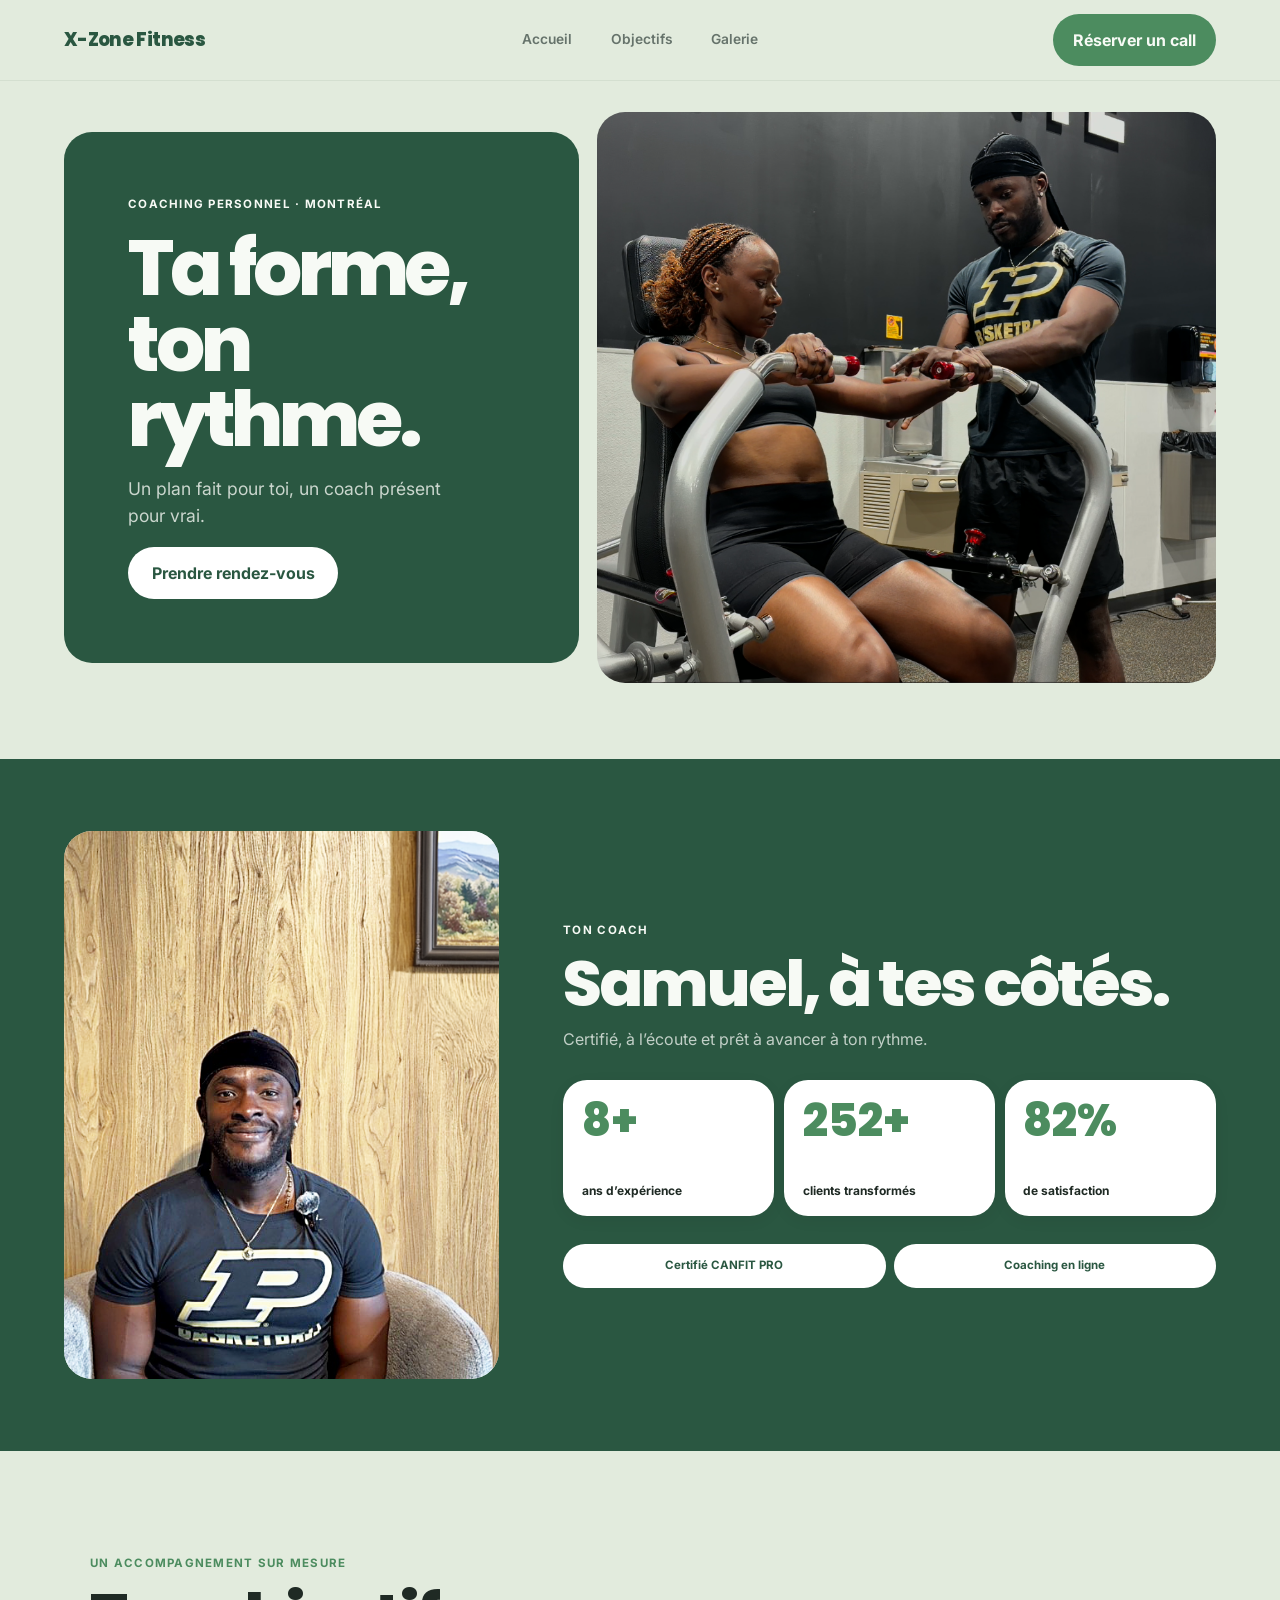
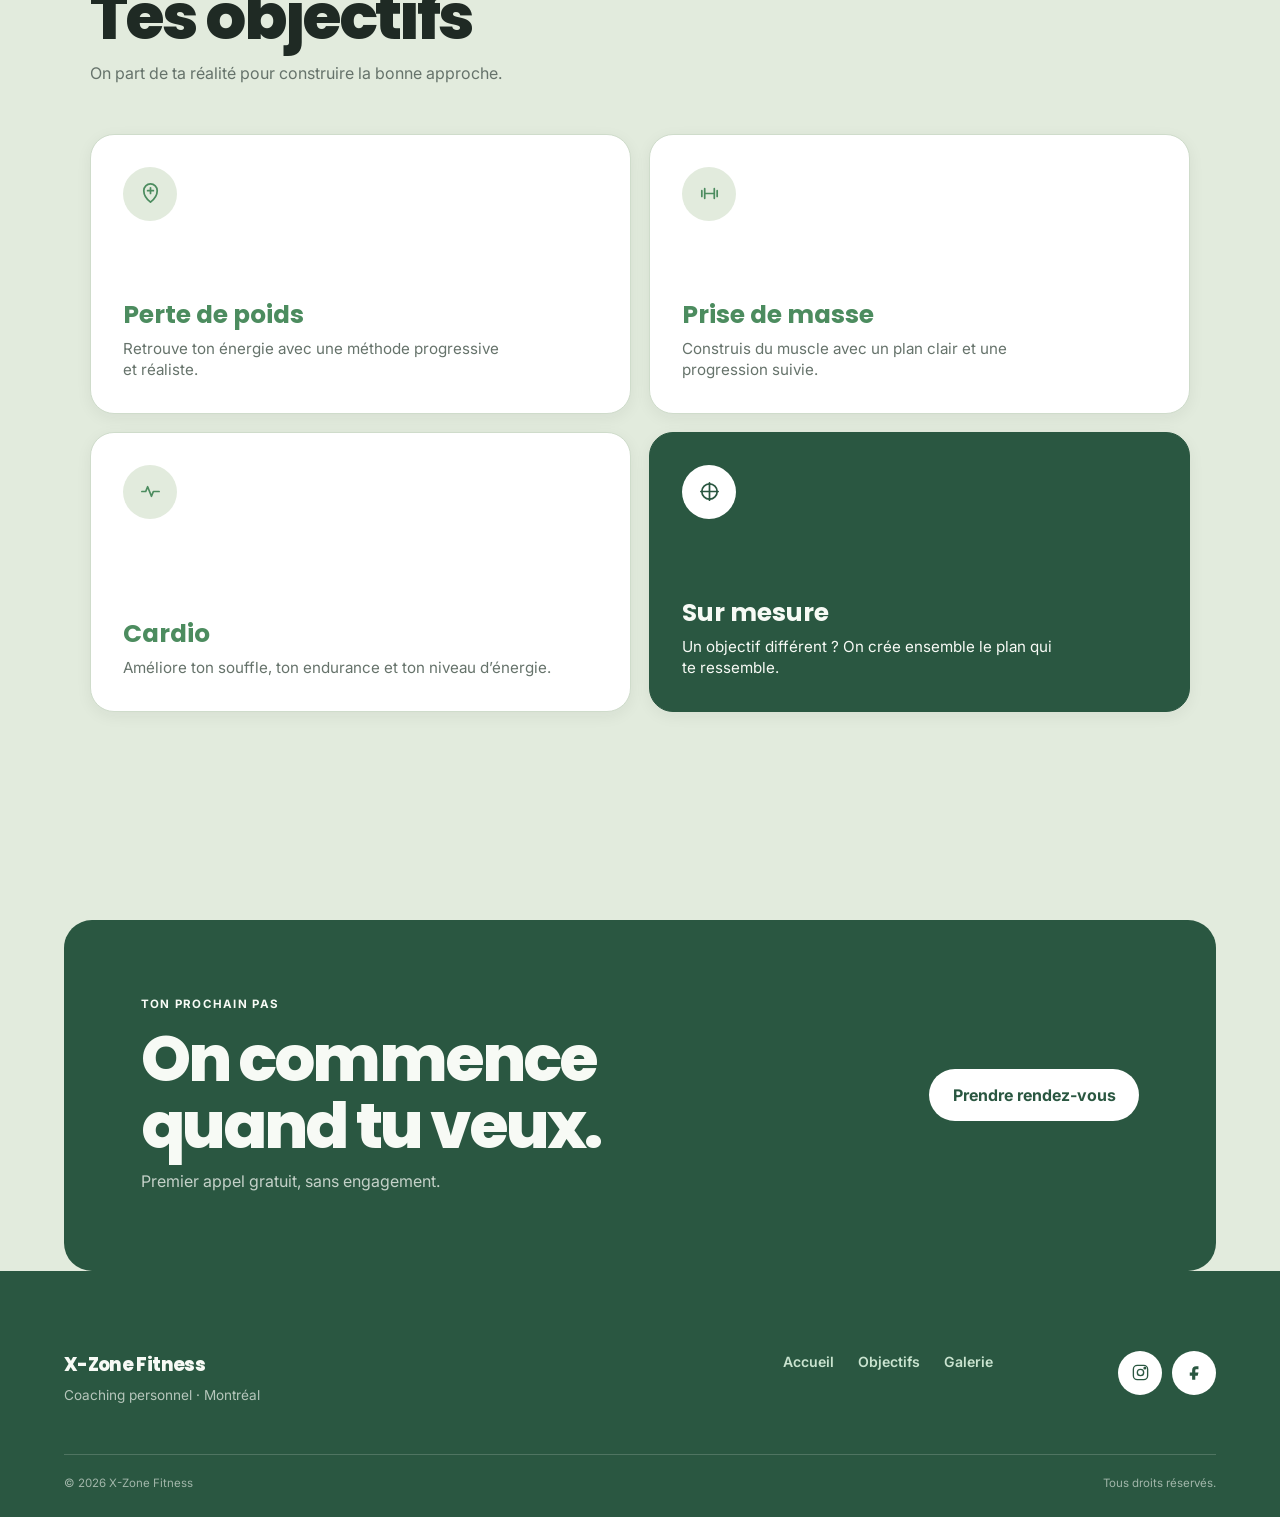
<file: index.html>
<!DOCTYPE html>
<html lang="fr">
<head>
  <meta charset="UTF-8">
  <meta name="viewport" content="width=device-width, initial-scale=1.0">
  <link rel="icon" href="data:,">
  <title>X-Zone Fitness | Coaching personnel à Montréal</title>
  <meta name="description" content="Atteins tes objectifs avec Samuel, coach personnel certifié à Montréal. Un accompagnement humain, clair et adapté à ton rythme.">
  <link rel="canonical" href="https://xzonefitness.ca/">
  <meta property="og:title" content="X-Zone Fitness | Coaching personnel à Montréal">
  <meta property="og:description" content="Ta forme, ton rythme. Coaching personnel avec Samuel à Montréal.">
  <meta property="og:image" content="images/Accueil.png">
  <meta property="og:url" content="https://xzonefitness.ca/">
  <meta property="og:type" content="website">
  <link rel="preconnect" href="https://fonts.googleapis.com">
  <link rel="preconnect" href="https://fonts.gstatic.com" crossorigin>
  <link href="https://fonts.googleapis.com/css2?family=Inter:wght@400;500;600;700&family=Poppins:wght@600;700;800&display=swap" rel="stylesheet">
  <link rel="stylesheet" href="css/home.css">
  <style>
    /* --- Hero : barre CTA sticky (mobile uniquement) --- */
    .hero-sticky-cta {
      position: fixed;
      left: 0;
      right: 0;
      bottom: 0;
      z-index: 1500;
      display: none;
      padding: 10px 14px calc(10px + env(safe-area-inset-bottom));
      background: rgba(13, 26, 15, 0.94);
      border-top: 1px solid rgba(134, 239, 172, 0.18);
      transform: translateY(120%);
      opacity: 0;
      visibility: hidden;
      pointer-events: none;
      transition: transform 0.32s ease, opacity 0.32s ease, visibility 0.32s ease;
    }

    .hero-sticky-cta-button {
      display: flex;
      align-items: center;
      justify-content: center;
      width: 100%;
      min-height: 52px; /* zone tactile >= 44px */
      border: 0;
      border-radius: 999px;
      font: inherit;
      font-weight: 700;
      color: #0d1a0f;
      background: #22c55e;
      cursor: pointer;
      transition: background-color 0.2s ease;
    }

    .hero-sticky-cta-button:hover,
    .hero-sticky-cta-button:focus-visible {
      background: #16a34a;
    }

    /* La barre n'existe que sur mobile ; sur desktop le CTA du hero reste visible. */
    @media (max-width: 767px) {
      .hero-sticky-cta {
        display: block;
      }

      .hero-sticky-cta.is-visible {
        transform: translateY(0);
        opacity: 1;
        visibility: visible;
        pointer-events: auto;
      }
    }

    /* --- Hero : animation d'entrée (tag + titre + copy), désactivée si reduced-motion --- */
    @media (prefers-reduced-motion: no-preference) {
      #accueil .hero-copy > * {
        opacity: 0;
        transform: translateY(18px);
        animation: heroEnter 520ms cubic-bezier(0.22, 1, 0.36, 1) forwards;
      }
      #accueil .hero-copy > *:nth-child(1) { animation-delay: 60ms; }
      #accueil .hero-copy > *:nth-child(2) { animation-delay: 140ms; }
      #accueil .hero-copy > *:nth-child(3) { animation-delay: 220ms; }
      #accueil .hero-copy > *:nth-child(4) { animation-delay: 300ms; }
    }

    @keyframes heroEnter {
      to {
        opacity: 1;
        transform: translateY(0);
      }
    }

    /* --- Bio Samuel : micro-interaction sur les badges --- */
    .coach-pills span {
      transition: transform 0.2s ease, background-color 0.2s ease;
    }
    .coach-pills span:hover,
    .coach-pills span:active {
      transform: scale(1.03);
      background-color: rgba(134, 239, 172, 0.16); /* #86EFAC faible opacité */
    }

    /* --- Objectifs : cartes cliquables (curseur, focus clavier, lift) --- */
    .objective-card {
      cursor: pointer;
      transition: transform 0.2s ease, box-shadow 0.2s ease;
    }
    .objective-card:hover,
    .objective-card:active {
      transform: translateY(-4px);
      box-shadow: 0 14px 30px rgba(13, 26, 15, 0.22); /* ombre teintée vert foncé #0D1A0F */
    }
    .objective-card:focus-visible {
      outline: 3px solid #22c55e;
      outline-offset: 3px;
    }

    @media (prefers-reduced-motion: reduce) {
      .hero-sticky-cta { transition: none; }
      .coach-pills span,
      .objective-card { transition: none; }
    }

    /* --- Objectifs : ouverture "flip" (clone agrandi au-dessus d'un backdrop) --- */
    .objective-details { display: none; }

    .objective-backdrop {
      position: fixed;
      inset: 0;
      z-index: 1900;
      background: #0d1a0f; /* fond imposé */
      opacity: 0;
      transition: opacity 0.42s ease;
    }
    .objective-backdrop.is-open { opacity: 0.72; }

    .objective-clone {
      position: fixed;
      z-index: 2000;
      perspective: 1400px;
      transform-origin: center center;
    }
    .objective-clone-inner {
      position: relative;
      display: grid;
      width: 100%;
      transform-origin: center center;
      transform-style: preserve-3d;
      will-change: transform;
    }
    .objective-face {
      display: flex;
      flex-direction: column;
      align-items: flex-start;
      grid-area: 1 / 1;
      padding: 1.6rem;
      border: 1px solid var(--color-card-border);
      border-radius: var(--radius-card);
      background: var(--color-card);
      box-shadow: 0 24px 60px rgba(13, 26, 15, 0.35);
      backface-visibility: hidden;
      -webkit-backface-visibility: hidden;
    }
    .objective-face-back { transform: rotateY(180deg); }

    .objective-face-featured {
      color: var(--color-text-light);
      background: var(--color-green-deep);
      border-color: var(--color-green-deep);
    }
    .objective-face-featured .objective-icon {
      color: var(--color-green-deep);
      background: var(--color-card);
    }
    .objective-face h3 {
      margin-top: 0.9rem;
      color: var(--color-cta);
      font-size: 1.4rem;
      font-weight: 700;
      line-height: 1.15;
    }
    .objective-face p {
      margin-top: 0.6rem;
      color: var(--color-text-soft);
      font-size: 0.9rem;
      line-height: 1.4;
    }
    .objective-face-featured h3,
    .objective-face-featured p { color: var(--color-text-light); }

    .objective-details-list {
      margin: 0.6rem 0 0;
      padding-left: 1.1rem;
      display: grid;
      gap: 0.55rem;
    }
    .objective-details-list li {
      color: var(--color-text-soft);
      font-size: 0.9rem;
      line-height: 1.4;
    }
    .objective-face-featured .objective-details-list li { color: var(--color-text-light); }

    .objective-close {
      position: absolute;
      top: 10px;
      right: 10px;
      width: 44px;   /* zone tactile >= 44px */
      height: 44px;
      display: inline-flex;
      align-items: center;
      justify-content: center;
      border: 0;
      border-radius: 50%;
      background: rgba(13, 26, 15, 0.08);
      color: inherit;
      cursor: pointer;
      z-index: 2;
    }
    .objective-face-featured .objective-close { background: rgba(247, 250, 245, 0.16); }
    .objective-close svg {
      width: 22px; height: 22px;
      fill: none; stroke: currentColor; stroke-width: 2; stroke-linecap: round;
    }
    .objective-close:focus-visible { outline: 3px solid #22c55e; outline-offset: 2px; }

    /* Transition du flip : uniquement si l'utilisateur l'autorise */
    @media (prefers-reduced-motion: no-preference) {
      .objective-clone-inner {
        transition: transform 0.46s cubic-bezier(0.22, 1, 0.36, 1);
      }
    }
  </style>
</head>
<body>
  <header class="site-header">
    <nav class="site-nav" aria-label="Navigation principale">
      <a class="brand" href="#accueil" aria-label="X-Zone Fitness — Accueil">X-Zone Fitness</a>

      <div class="desktop-nav">
        <a href="#accueil">Accueil</a>
        <a href="#objectifs">Objectifs</a>
        <a href="galerie.html">Galerie</a>
      </div>

      <button class="nav-cta" type="button" data-contact-trigger>Réserver un call</button>
      <button class="menu-toggle" id="menu-toggle" type="button" aria-label="Ouvrir le menu" aria-expanded="false" aria-controls="mobile-menu">
        <span></span><span></span><span></span>
      </button>
    </nav>
  </header>

  <div class="mobile-menu" id="mobile-menu" aria-hidden="true">
    <div class="mobile-menu-top">
      <span class="brand">X-Zone Fitness</span>
      <button class="menu-close" type="button" aria-label="Fermer le menu">
        <svg viewBox="0 0 24 24" aria-hidden="true"><path d="M6 6l12 12M18 6 6 18"/></svg>
      </button>
    </div>
    <nav class="mobile-menu-links" aria-label="Navigation mobile">
      <a href="#accueil">Accueil</a>
      <a href="#objectifs">Objectifs</a>
      <a href="galerie.html">Galerie</a>
      <button type="button" data-contact-trigger>Réserver un call</button>
    </nav>
  </div>

  <main>
    <section class="hero" id="accueil" aria-labelledby="hero-title">
      <div class="hero-layout">
        <div class="hero-copy">
          <span class="eyebrow">Coaching personnel · Montréal</span>
          <h1 id="hero-title">Ta forme,<br>ton rythme.</h1>
          <p>Un plan fait pour toi, un coach présent pour vrai.</p>
          <button class="button button-light" type="button" data-contact-trigger>Prendre rendez-vous</button>
        </div>
        <div class="hero-photo">
          <img src="images/Accueil.png" alt="Samuel accompagne une cliente pendant son entraînement" width="1749" height="824" fetchpriority="high">
        </div>
      </div>
    </section>

    <section class="coach" id="coach" aria-labelledby="coach-title">
      <div class="coach-layout">
        <div class="coach-photo">
          <img src="images/portrait_samuel.png" alt="Samuel, coach personnel X-Zone Fitness" width="1206" height="661" loading="lazy">
        </div>
        <div class="coach-content">
          <header class="section-heading section-heading-light">
            <span class="eyebrow">Ton coach</span>
            <h2 id="coach-title">Samuel, à tes côtés.</h2>
            <p>Certifié, à l’écoute et prêt à avancer à ton rythme.</p>
          </header>

          <div class="coach-stats" aria-label="Expérience de Samuel">
            <article class="stat-card">
              <strong>10+</strong>
              <span>ans d’expérience</span>
            </article>
            <article class="stat-card">
              <strong>300+</strong>
              <span>clients transformés</span>
            </article>
            <article class="stat-card stat-card-desktop">
              <strong>98%</strong>
              <span>de satisfaction</span>
            </article>
          </div>

          <div class="coach-pills" aria-label="Certifications et expertises">
            <span>Certifié CANFIT PRO</span>
            <span>Coaching en ligne</span>
          </div>
        </div>
      </div>
    </section>

    <section class="objectives" id="objectifs" aria-labelledby="objectives-title">
      <div class="section-container">
        <header class="section-heading">
          <span class="eyebrow">Un accompagnement sur mesure</span>
          <h2 id="objectives-title">Tes objectifs</h2>
          <p>On part de ta réalité pour construire la bonne approche.</p>
        </header>

        <div class="objectives-grid">
          <article class="objective-card" role="button" tabindex="0" data-objectif="perte" aria-label="Perte de poids — voir le détail du programme">
            <span class="objective-icon" aria-hidden="true">
              <svg viewBox="0 0 24 24"><path d="M12 21c4-3.2 7-7 7-12a7 7 0 0 0-14 0c0 5 3 8.8 7 12Z"/><path d="M9 9h6M12 6v6"/></svg>
            </span>
            <h3>Perte de poids</h3>
            <p>Retrouve ton énergie avec une méthode progressive et réaliste.</p>
            <div class="objective-details" hidden>
              <ul>
                <li>Bilan de départ : habitudes, contraintes, historique</li>
                <li>Plan d’entraînement progressif, adapté à ton rythme</li>
                <li>Suivi de ta progression semaine après semaine</li>
                <li>Ajustements réguliers selon tes résultats</li>
              </ul>
            </div>
          </article>

          <article class="objective-card" role="button" tabindex="0" data-objectif="masse" aria-label="Prise de masse — voir le détail du programme">
            <span class="objective-icon" aria-hidden="true">
              <svg viewBox="0 0 24 24"><path d="M4 9v6M7 7v10M17 7v10M20 9v6M7 12h10"/></svg>
            </span>
            <h3>Prise de masse</h3>
            <p>Construis du muscle avec un plan clair et une progression suivie.</p>
            <div class="objective-details" hidden>
              <ul>
                <li>Programme structuré, adapté à ton niveau</li>
                <li>Suivi des charges et de la progression</li>
                <li>Suivi rapproché pour ajuster l’intensité au fil du temps</li>
                <li>Ajustements selon ta récupération</li>
              </ul>
            </div>
          </article>

          <article class="objective-card" role="button" tabindex="0" data-objectif="cardio" aria-label="Cardio — voir le détail du programme">
            <span class="objective-icon" aria-hidden="true">
              <svg viewBox="0 0 24 24"><path d="M3 12h4l2-5 4 10 2-5h6"/></svg>
            </span>
            <h3>Cardio</h3>
            <p>Améliore ton souffle, ton endurance et ton niveau d’énergie.</p>
            <div class="objective-details" hidden>
              <ul>
                <li>Travail progressif de l’endurance (intervalles, continu, mixte)</li>
                <li>Adapté à ton point de départ, sans surenchère</li>
                <li>Suivi de ta récupération</li>
                <li>Objectif : plus de souffle, plus d’énergie au quotidien</li>
              </ul>
            </div>
          </article>

          <article class="objective-card objective-card-featured" role="button" tabindex="0" data-objectif="sur-mesure" aria-label="Objectif sur mesure — voir le détail">
            <span class="objective-icon" aria-hidden="true">
              <svg viewBox="0 0 24 24"><path d="M12 3v18M3 12h18"/><circle cx="12" cy="12" r="8"/></svg>
            </span>
            <h3>Sur mesure</h3>
            <p>Un objectif différent ? On crée ensemble le plan qui te ressemble.</p>
            <div class="objective-details" hidden>
              <ul>
                <li>Un premier échange pour cerner ton objectif précis</li>
                <li>Un plan construit spécifiquement pour toi</li>
                <li>Possibilité de combiner plusieurs axes (ex. perte de poids + cardio)</li>
                <li>En présentiel ou en ligne, selon ta préférence</li>
              </ul>
            </div>
          </article>
        </div>
      </div>
    </section>

    <section class="final-cta" aria-labelledby="final-cta-title">
      <div class="final-cta-card">
        <div>
          <span class="eyebrow">Ton prochain pas</span>
          <h2 id="final-cta-title">On commence quand tu veux.</h2>
          <p>Premier appel gratuit, sans engagement.</p>
        </div>
        <button class="button button-light" type="button" data-contact-trigger>Prendre rendez-vous</button>
      </div>
    </section>
  </main>

  <footer class="site-footer">
    <div class="footer-main">
      <div class="footer-brand">
        <a class="brand brand-light" href="#accueil">X-Zone Fitness</a>
        <p>Coaching personnel · Montréal</p>
      </div>
      <nav class="footer-links" aria-label="Navigation du pied de page">
        <a href="#accueil">Accueil</a>
        <a href="#objectifs">Objectifs</a>
        <a href="galerie.html">Galerie</a>
      </nav>
      <div class="footer-socials">
        <a href="https://instagram.com/xzonefitness" aria-label="Instagram" target="_blank" rel="noreferrer">
          <svg viewBox="0 0 24 24" aria-hidden="true"><rect x="3" y="3" width="18" height="18" rx="5"/><circle cx="12" cy="12" r="4"/><circle cx="17.5" cy="6.5" r="1"/></svg>
        </a>
        <a href="https://facebook.com/xzonefitness" aria-label="Facebook" target="_blank" rel="noreferrer">
          <svg viewBox="0 0 24 24" aria-hidden="true"><path d="M14 8h3V4h-3c-3 0-5 2-5 5v3H6v4h3v5h4v-5h3l1-4h-4V9c0-.7.3-1 1-1Z"/></svg>
        </a>
      </div>
    </div>
    <div class="footer-bottom">
      <span>© <span id="footer-year"></span> X-Zone Fitness</span>
      <span>Tous droits réservés.</span>
    </div>
  </footer>

  <div class="contact-overlay" id="contact-overlay" aria-hidden="true">
    <div class="contact-dialog" role="dialog" aria-modal="true" aria-labelledby="contact-title">
      <button class="contact-close" id="contact-close" type="button" aria-label="Fermer le formulaire">
        <svg viewBox="0 0 24 24" aria-hidden="true"><path d="M6 6l12 12M18 6 6 18"/></svg>
      </button>

      <div class="contact-intro">
        <span class="eyebrow">On fait connaissance ?</span>
        <h2 id="contact-title">Parle-moi de ton objectif.</h2>
        <p>Samuel te répond personnellement. Pas de pression, juste une vraie conversation.</p>
        <div class="contact-details">
          <a href="mailto:Samcrotv@hotmail.com">Samcrotv@hotmail.com</a>
          <a href="tel:+14386001894">+1 (438) 600-1894</a>
        </div>
      </div>

      <form id="contactForm" class="contact-form">
        <label class="contact-field">
          <span>Ton nom</span>
          <input type="text" name="name" required autocomplete="name" placeholder="Jean Tremblay">
        </label>
        <label class="contact-field">
          <span>Ton courriel</span>
          <input type="email" name="email" required autocomplete="email" placeholder="toi@exemple.com">
        </label>
        <label class="contact-field">
          <span>Ton téléphone <small>(optionnel)</small></span>
          <input type="tel" name="phone" autocomplete="tel" placeholder="+1 (514) 000-0000">
        </label>

        <fieldset class="contact-field program-field">
          <legend>Ton objectif</legend>
          <select name="program" class="program-proxy" hidden aria-hidden="true" tabindex="-1">
            <option value=""></option>
            <option value="perte">Perte de poids</option>
            <option value="masse">Prise de masse</option>
            <option value="cardio">Cardio</option>
            <option value="sur-mesure">Sur mesure</option>
          </select>
          <div id="program-options" class="program-options">
            <label><input type="radio" name="program" value="perte"><span>Perte de poids</span></label>
            <label><input type="radio" name="program" value="masse"><span>Prise de masse</span></label>
            <label><input type="radio" name="program" value="cardio"><span>Cardio</span></label>
            <label><input type="radio" name="program" value="sur-mesure"><span>Sur mesure</span></label>
          </div>
        </fieldset>

        <label class="contact-field">
          <span>Ton message</span>
          <textarea name="message" rows="3" required placeholder="Dis-moi où tu veux aller..."></textarea>
        </label>
        <button type="submit" id="contact-submit">Envoyer à Samuel</button>
        <div id="formSuccess" class="form-success" style="display:none">C’est envoyé ! Samuel te répondra rapidement.</div>
      </form>
    </div>
  </div>

  <!-- Barre CTA sticky mobile : réutilise le modal contact via data-contact-trigger (home.js) -->
  <div class="hero-sticky-cta" id="hero-sticky-cta" aria-hidden="true">
    <button class="hero-sticky-cta-button" type="button" data-contact-trigger>Prendre rendez-vous</button>
  </div>

  <script src="js/contact.js"></script>
  <script src="js/home.js"></script>
  <script>
    (function () {
      var heroCta = document.querySelector('#accueil .button-light');
      var bar = document.getElementById('hero-sticky-cta');
      if (!heroCta || !bar) return;

      // Fallback si IntersectionObserver indisponible : on affiche la barre.
      if (!('IntersectionObserver' in window)) {
        bar.classList.add('is-visible');
        bar.setAttribute('aria-hidden', 'false');
        return;
      }

      var observer = new IntersectionObserver(function (entries) {
        entries.forEach(function (entry) {
          // Visible seulement quand le CTA du hero n'est plus à l'écran.
          var pastHeroCta = !entry.isIntersecting;
          bar.classList.toggle('is-visible', pastHeroCta);
          bar.setAttribute('aria-hidden', String(!pastHeroCta));
        });
      }, { threshold: 0 });

      observer.observe(heroCta);
    })();

    /* Bio Samuel : compteurs animés (une seule fois quand la section entre dans le viewport) */
    (function () {
      var statsSection = document.querySelector('.coach-stats');
      if (!statsSection) return;
      var stats = Array.prototype.slice.call(statsSection.querySelectorAll('.stat-card strong')).map(function (el) {
        var m = el.textContent.trim().match(/^(\d+)(.*)$/);
        return { el: el, target: m ? parseInt(m[1], 10) : 0, suffix: m ? m[2] : '' };
      });
      if (!stats.length) return;

      var reduce = window.matchMedia('(prefers-reduced-motion: reduce)').matches;
      // reduced-motion (ou pas d'IntersectionObserver) : on garde la valeur finale, sans animation.
      if (reduce || !('IntersectionObserver' in window)) return;

      // En attendant le scroll-in, on repart de 0 (le "+"/"%" reste affiché).
      stats.forEach(function (s) { s.el.textContent = '0' + s.suffix; });

      function animate() {
        var duration = 1400;
        stats.forEach(function (s) {
          var start = null;
          (function step(ts) {
            if (start === null) start = ts;
            var p = Math.min((ts - start) / duration, 1);
            var eased = 1 - Math.pow(1 - p, 3); // ease-out
            s.el.textContent = Math.round(eased * s.target) + s.suffix;
            if (p < 1) requestAnimationFrame(step);
            else s.el.textContent = s.target + s.suffix;
          })(performance.now());
        });
      }

      var io = new IntersectionObserver(function (entries, obs) {
        entries.forEach(function (entry) {
          if (!entry.isIntersecting) return;
          animate();
          obs.disconnect(); // une seule fois
        });
      }, { threshold: 0.4 });
      io.observe(statsSection);
    })();

    /* Objectifs : chaque carte s'ouvre en "flip" agrandi (clone animé au-dessus d'un backdrop).
       N'ouvre JAMAIS le formulaire de contact. Fermeture via X, backdrop ou Escape. */
    (function () {
      var cards = Array.prototype.slice.call(document.querySelectorAll('.objective-card[data-objectif]'));
      if (!cards.length) return;

      var reduce = window.matchMedia('(prefers-reduced-motion: reduce)').matches;
      var DURATION = 460;
      var state = null; // { card, backdrop, clone, inner, closeBtn, onKey }

      function buildFront(card, featured) {
        var front = document.createElement('div');
        front.className = 'objective-face objective-face-front' + (featured ? ' objective-face-featured' : '');
        Array.prototype.forEach.call(card.children, function (ch) {
          if (ch.classList && ch.classList.contains('objective-details')) return;
          front.appendChild(ch.cloneNode(true));
        });
        return front;
      }

      function buildBack(card, featured) {
        var back = document.createElement('div');
        back.className = 'objective-face objective-face-back' + (featured ? ' objective-face-featured' : '');

        var close = document.createElement('button');
        close.type = 'button';
        close.className = 'objective-close';
        close.setAttribute('aria-label', 'Fermer');
        close.innerHTML = '<svg viewBox="0 0 24 24" aria-hidden="true"><path d="M6 6l12 12M18 6 6 18"/></svg>';
        back.appendChild(close);

        var title = card.querySelector('h3');
        if (title) {
          var h = document.createElement('h3');
          h.textContent = title.textContent;
          back.appendChild(h);
        }
        var details = card.querySelector('.objective-details');
        if (details) {
          var ul = document.createElement('ul');
          ul.className = 'objective-details-list';
          Array.prototype.forEach.call(details.querySelectorAll('li'), function (li) {
            var n = document.createElement('li');
            n.textContent = li.textContent;
            ul.appendChild(n);
          });
          back.appendChild(ul);
        }
        return { back: back, close: close };
      }

      function open(card) {
        if (state) return;

        var featured = card.classList.contains('objective-card-featured');
        var srcRect = card.getBoundingClientRect();

        var backdrop = document.createElement('div');
        backdrop.className = 'objective-backdrop';

        var clone = document.createElement('div');
        clone.className = 'objective-clone';
        clone.setAttribute('role', 'dialog');
        clone.setAttribute('aria-modal', 'true');
        var titleEl = card.querySelector('h3');
        clone.setAttribute('aria-label', (titleEl ? titleEl.textContent : 'Objectif') + ' — détails');

        var inner = document.createElement('div');
        inner.className = 'objective-clone-inner';
        var b = buildBack(card, featured);
        inner.appendChild(buildFront(card, featured));
        inner.appendChild(b.back);
        clone.appendChild(inner);

        document.body.appendChild(backdrop);
        document.body.appendChild(clone);
        document.body.classList.add('is-locked');

        // Largeur finale : ~90vw sur mobile, plafonnée à 480px sur desktop.
        var finalW = Math.min(window.innerWidth * 0.92, 480);
        clone.style.width = finalW + 'px';
        clone.style.left = '0px';
        clone.style.top = '0px';

        // Mesure de la hauteur naturelle une fois posée, puis centrage.
        var finalH = clone.getBoundingClientRect().height;
        var finalLeft = Math.max(12, (window.innerWidth - finalW) / 2);
        var finalTop = Math.max(12, (window.innerHeight - finalH) / 2);
        clone.style.left = finalLeft + 'px';
        clone.style.top = finalTop + 'px';

        // La carte source garde sa place dans la grille (pas de reflow).
        card.style.visibility = 'hidden';

        state = { card: card, backdrop: backdrop, clone: clone, inner: inner, closeBtn: b.close };

        if (reduce) {
          // Pas de translate/scale/rotate animés : affichage direct (dos visible) + simple fondu.
          inner.style.transition = 'none';
          inner.style.transform = 'rotateY(180deg)';
          clone.style.opacity = '0';
          clone.style.transition = 'opacity 0.18s linear';
          void clone.offsetWidth;
          backdrop.classList.add('is-open');
          clone.style.opacity = '1';
        } else {
          // FLIP : on part visuellement de la position/taille exactes de la carte source.
          var dx = (srcRect.left + srcRect.width / 2) - (finalLeft + finalW / 2);
          var dy = (srcRect.top + srcRect.height / 2) - (finalTop + finalH / 2);
          var sx = srcRect.width / finalW;
          var sy = srcRect.height / finalH;
          inner.style.transition = 'none';
          inner.style.transform = 'translate(' + dx + 'px,' + dy + 'px) scale(' + sx + ',' + sy + ') rotateY(0deg)';
          void clone.offsetWidth;
          backdrop.classList.add('is-open');
          inner.style.transition = 'transform ' + DURATION + 'ms cubic-bezier(0.22, 1, 0.36, 1)';
          inner.style.transform = 'translate(0px,0px) scale(1,1) rotateY(180deg)';
        }

        window.requestAnimationFrame(function () { b.close.focus(); });
        b.close.addEventListener('click', close);
        backdrop.addEventListener('click', close);

        // Escape ferme ; Tab reste piégé dans la carte (seul le bouton X est focusable).
        state.onKey = function (e) {
          if (e.key === 'Escape') { e.preventDefault(); close(); return; }
          if (e.key === 'Tab') { e.preventDefault(); b.close.focus(); }
        };
        document.addEventListener('keydown', state.onKey);
      }

      function close() {
        if (!state) return;
        var s = state;
        state = null;
        document.removeEventListener('keydown', s.onKey);

        function cleanup() {
          if (s.clone.parentNode) s.clone.parentNode.removeChild(s.clone);
          if (s.backdrop.parentNode) s.backdrop.parentNode.removeChild(s.backdrop);
          document.body.classList.remove('is-locked');
          s.card.style.visibility = '';
          s.card.focus(); // focus restauré sur la carte d'origine
        }

        s.backdrop.classList.remove('is-open');

        if (reduce) {
          s.clone.style.opacity = '0';
          window.setTimeout(cleanup, 180);
          return;
        }

        // Animation inverse : flip retour + rétrécissement vers la position d'origine.
        var srcRect = s.card.getBoundingClientRect();
        var cr = s.clone.getBoundingClientRect();
        var finalW = cr.width, finalH = cr.height;
        var dx = (srcRect.left + srcRect.width / 2) - (cr.left + finalW / 2);
        var dy = (srcRect.top + srcRect.height / 2) - (cr.top + finalH / 2);
        var sx = srcRect.width / finalW;
        var sy = srcRect.height / finalH;

        var done = false;
        function onEnd() {
          if (done) return;
          done = true;
          s.inner.removeEventListener('transitionend', onEnd);
          cleanup();
        }
        s.inner.addEventListener('transitionend', onEnd);
        window.setTimeout(onEnd, DURATION + 120); // filet de sécurité

        void s.clone.offsetWidth;
        s.inner.style.transform = 'translate(' + dx + 'px,' + dy + 'px) scale(' + sx + ',' + sy + ') rotateY(0deg)';
      }

      cards.forEach(function (card) {
        card.addEventListener('click', function () { open(card); });
        card.addEventListener('keydown', function (e) {
          if (e.key === 'Enter' || e.key === ' ' || e.key === 'Spacebar') {
            e.preventDefault(); // Espace ne doit pas scroller
            open(card);
          }
        });
      });
    })();
  </script>
</body>
</html>
</file>
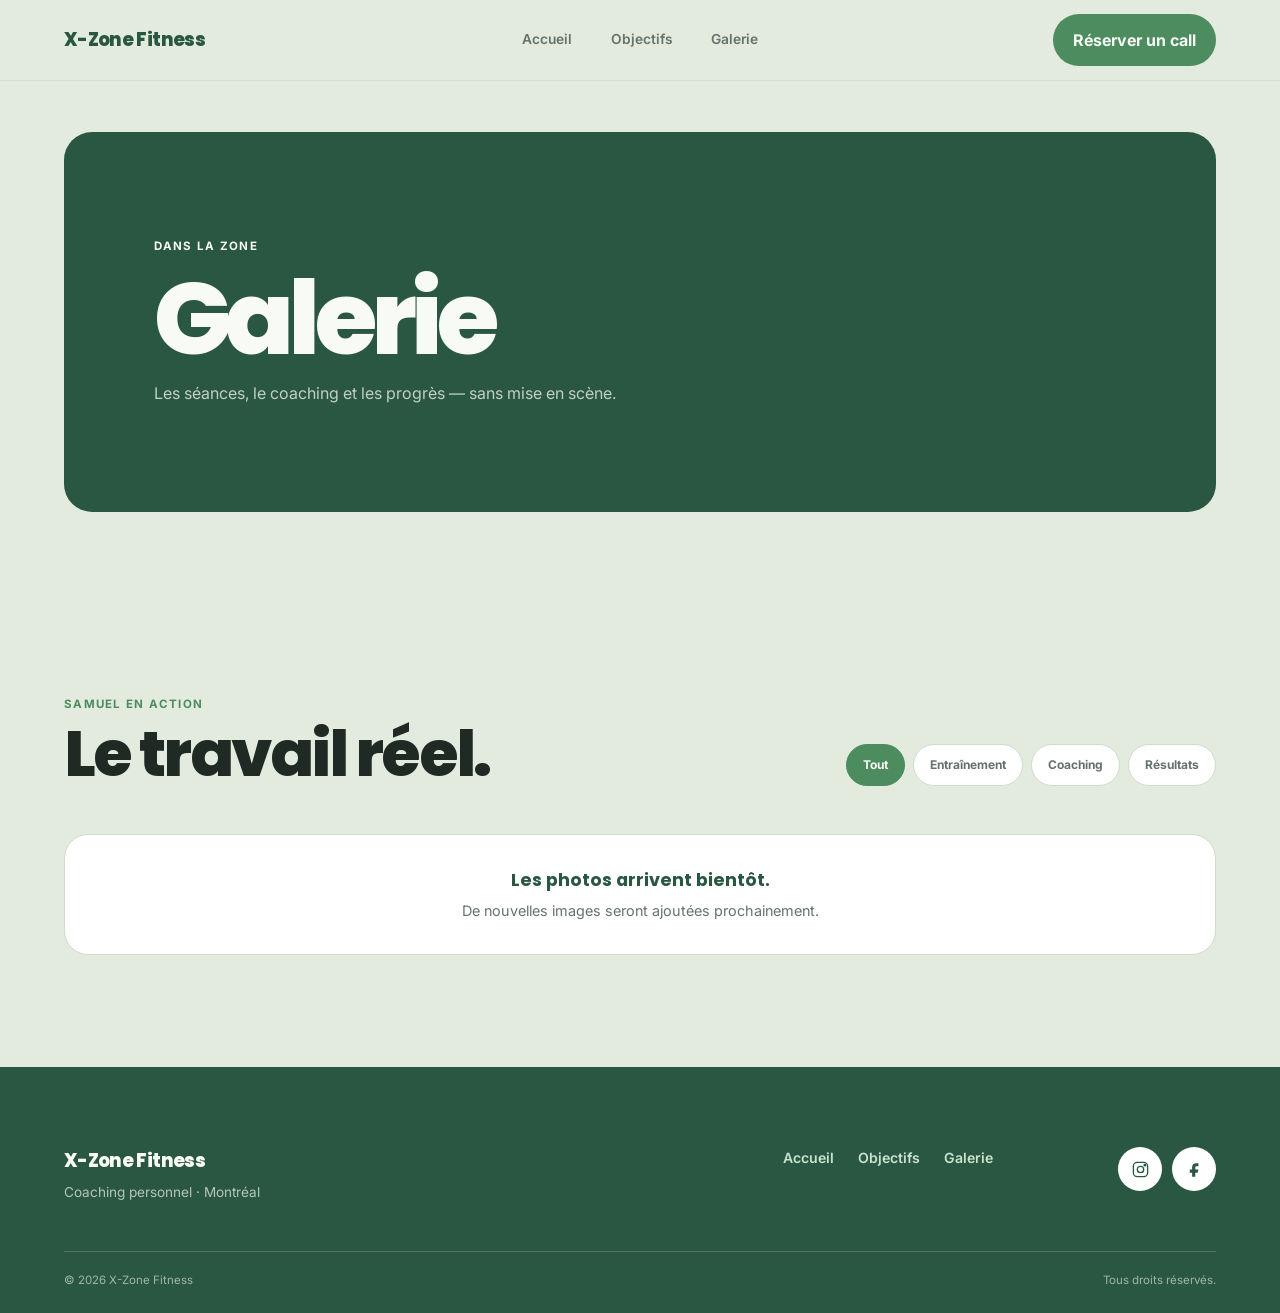
<file: galerie.html>
<!DOCTYPE html>
<html lang="fr">
<head>
  <meta charset="UTF-8">
  <meta name="viewport" content="width=device-width, initial-scale=1.0">
  <link rel="icon" href="data:,">
  <title>Galerie | X-Zone Fitness</title>
  <meta name="description" content="Découvre les séances et moments de coaching avec Samuel chez X-Zone Fitness à Montréal.">
  <meta property="og:title" content="Galerie | X-Zone Fitness">
  <meta property="og:description" content="Entraînements et coaching personnel avec Samuel à Montréal.">
  <meta property="og:image" content="images/Accueil.png">
  <meta property="og:url" content="https://xzonefitness.ca/galerie.html">
  <meta property="og:type" content="website">
  <link rel="preconnect" href="https://fonts.googleapis.com">
  <link rel="preconnect" href="https://fonts.gstatic.com" crossorigin>
  <link href="https://fonts.googleapis.com/css2?family=Inter:wght@400;500;600;700&family=Poppins:wght@600;700;800&display=swap" rel="stylesheet">
  <link rel="stylesheet" href="css/home.css">
</head>
<body class="gallery-page">
  <header class="site-header">
    <nav class="site-nav" aria-label="Navigation principale">
      <a class="brand" href="index.html#accueil" aria-label="X-Zone Fitness — Accueil">X-Zone Fitness</a>
      <div class="desktop-nav">
        <a href="index.html#accueil">Accueil</a>
        <a href="index.html#objectifs">Objectifs</a>
        <a href="galerie.html" aria-current="page">Galerie</a>
      </div>
      <button class="nav-cta" type="button" data-contact-trigger>Réserver un call</button>
      <button class="menu-toggle" id="menu-toggle" type="button" aria-label="Ouvrir le menu" aria-expanded="false" aria-controls="mobile-menu">
        <span></span><span></span><span></span>
      </button>
    </nav>
  </header>

  <div class="mobile-menu" id="mobile-menu" aria-hidden="true">
    <div class="mobile-menu-top">
      <span class="brand">X-Zone Fitness</span>
      <button class="menu-close" type="button" aria-label="Fermer le menu">
        <svg viewBox="0 0 24 24" aria-hidden="true"><path d="M6 6l12 12M18 6 6 18"/></svg>
      </button>
    </div>
    <nav class="mobile-menu-links" aria-label="Navigation mobile">
      <a href="index.html#accueil">Accueil</a>
      <a href="index.html#objectifs">Objectifs</a>
      <a href="galerie.html" aria-current="page">Galerie</a>
      <button type="button" data-contact-trigger>Réserver un call</button>
    </nav>
  </div>

  <main class="gallery-main">
    <header class="gallery-hero">
      <div class="gallery-hero-card">
        <span class="eyebrow">Dans la zone</span>
        <h1>Galerie</h1>
        <p>Les séances, le coaching et les progrès — sans mise en scène.</p>
      </div>
    </header>

    <section class="gallery-content" aria-labelledby="gallery-title">
      <div class="gallery-heading">
        <div>
          <span class="eyebrow">Samuel en action</span>
          <h2 id="gallery-title">Le travail réel.</h2>
        </div>
        <div id="gallery-filters" class="gallery-filters" aria-label="Filtrer la galerie">
          <button class="gallery-filter active" type="button" data-filter="all">Tout</button>
          <button class="gallery-filter" type="button" data-filter="training">Entraînement</button>
          <button class="gallery-filter" type="button" data-filter="coaching">Coaching</button>
          <button class="gallery-filter" type="button" data-filter="results">Résultats</button>
        </div>
      </div>
      <div id="gallery-grid" class="gallery-grid"></div>
    </section>
  </main>

  <div id="gallery-lightbox" class="gallery-lightbox" aria-label="Aperçu de l’image">
    <button id="lightbox-close" type="button" onclick="closeLightbox()" aria-label="Fermer">
      <svg viewBox="0 0 24 24" aria-hidden="true"><path d="M6 6l12 12M18 6 6 18"/></svg>
    </button>
    <button id="lightbox-prev" type="button" onclick="lightboxNav(-1)" aria-label="Image précédente">‹</button>
    <div id="lightbox-media"></div>
    <button id="lightbox-next" type="button" onclick="lightboxNav(1)" aria-label="Image suivante">›</button>
    <div id="lightbox-caption"></div>
  </div>

  <footer class="site-footer gallery-footer">
    <div class="footer-main">
      <div class="footer-brand">
        <a class="brand brand-light" href="index.html#accueil">X-Zone Fitness</a>
        <p>Coaching personnel · Montréal</p>
      </div>
      <nav class="footer-links" aria-label="Navigation du pied de page">
        <a href="index.html#accueil">Accueil</a>
        <a href="index.html#objectifs">Objectifs</a>
        <a href="galerie.html">Galerie</a>
      </nav>
      <div class="footer-socials">
        <a href="https://instagram.com/xzonefitness" aria-label="Instagram" target="_blank" rel="noreferrer">
          <svg viewBox="0 0 24 24" aria-hidden="true"><rect x="3" y="3" width="18" height="18" rx="5"/><circle cx="12" cy="12" r="4"/><circle cx="17.5" cy="6.5" r="1"/></svg>
        </a>
        <a href="https://facebook.com/xzonefitness" aria-label="Facebook" target="_blank" rel="noreferrer">
          <svg viewBox="0 0 24 24" aria-hidden="true"><path d="M14 8h3V4h-3c-3 0-5 2-5 5v3H6v4h3v5h4v-5h3l1-4h-4V9c0-.7.3-1 1-1Z"/></svg>
        </a>
      </div>
    </div>
    <div class="footer-bottom">
      <span>© <span id="footer-year"></span> X-Zone Fitness</span>
      <span>Tous droits réservés.</span>
    </div>
  </footer>

  <div class="contact-overlay" id="contact-overlay" aria-hidden="true">
    <div class="contact-dialog" role="dialog" aria-modal="true" aria-labelledby="contact-title">
      <button class="contact-close" id="contact-close" type="button" aria-label="Fermer le formulaire">
        <svg viewBox="0 0 24 24" aria-hidden="true"><path d="M6 6l12 12M18 6 6 18"/></svg>
      </button>
      <div class="contact-intro">
        <span class="eyebrow">On fait connaissance ?</span>
        <h2 id="contact-title">Parle-moi de ton objectif.</h2>
        <p>Samuel te répond personnellement. Pas de pression, juste une vraie conversation.</p>
        <div class="contact-details">
          <a href="mailto:Samcrotv@hotmail.com">Samcrotv@hotmail.com</a>
          <a href="tel:+14386001894">+1 (438) 600-1894</a>
        </div>
      </div>
      <form id="contactForm" class="contact-form">
        <label class="contact-field"><span>Ton nom</span><input type="text" name="name" required autocomplete="name" placeholder="Jean Tremblay"></label>
        <label class="contact-field"><span>Ton courriel</span><input type="email" name="email" required autocomplete="email" placeholder="toi@exemple.com"></label>
        <label class="contact-field"><span>Ton téléphone <small>(optionnel)</small></span><input type="tel" name="phone" autocomplete="tel" placeholder="+1 (514) 000-0000"></label>
        <fieldset class="contact-field program-field">
          <legend>Ton objectif</legend>
          <select name="program" class="program-proxy" hidden aria-hidden="true" tabindex="-1">
            <option value=""></option><option value="perte">Perte de poids</option><option value="masse">Prise de masse</option><option value="cardio">Cardio</option><option value="sur-mesure">Sur mesure</option>
          </select>
          <div id="program-options" class="program-options">
            <label><input type="radio" name="program" value="perte"><span>Perte de poids</span></label>
            <label><input type="radio" name="program" value="masse"><span>Prise de masse</span></label>
            <label><input type="radio" name="program" value="cardio"><span>Cardio</span></label>
            <label><input type="radio" name="program" value="sur-mesure"><span>Sur mesure</span></label>
          </div>
        </fieldset>
        <label class="contact-field"><span>Ton message</span><textarea name="message" rows="3" required placeholder="Dis-moi où tu veux aller..."></textarea></label>
        <button type="submit" id="contact-submit">Envoyer à Samuel</button>
        <div id="formSuccess" class="form-success" style="display:none">C’est envoyé ! Samuel te répondra rapidement.</div>
      </form>
    </div>
  </div>

  <script src="js/contact.js"></script>
  <script src="js/home.js"></script>
  <script src="js/gallery.js"></script>
</body>
</html>
</file>
<file: css/home.css>
:root {
  --color-bg: #e2ebdd;
  --color-bg-alt: #e2ebdd;
  --color-green-deep: #2a5741;
  --color-cta: #4c8c5f;
  --color-text: #1f2a24;
  --color-card: #ffffff;
  --color-card-border: #cfdccb;
  --color-text-light: #f7faf5;
  --color-text-soft: #66736b;
  --font-title: 'Poppins', Arial, sans-serif;
  --font-body: 'Inter', Arial, sans-serif;
  --page-padding: 20px;
  --content-width: 1280px;
  --radius-large: 28px;
  --radius-card: 24px;
  --radius-pill: 999px;
  --shadow-soft: 0 4px 16px rgba(31, 42, 36, 0.06);
}

*,
*::before,
*::after {
  box-sizing: border-box;
  margin: 0;
  padding: 0;
}

html {
  scroll-behavior: smooth;
  scroll-padding-top: 88px;
}

body {
  min-width: 320px;
  overflow-x: clip;
  color: var(--color-text);
  background: var(--color-bg);
  font-family: var(--font-body);
  font-size: 16px;
  line-height: 1.55;
  -webkit-font-smoothing: antialiased;
}

body.is-locked {
  overflow: hidden;
}

button,
input,
textarea,
select {
  font: inherit;
}

button,
a {
  -webkit-tap-highlight-color: transparent;
}

button {
  border: 0;
  cursor: pointer;
}

a {
  color: inherit;
  text-decoration: none;
}

img,
svg {
  display: block;
}

img {
  width: 100%;
  height: auto;
}

h1,
h2,
h3,
.brand {
  font-family: var(--font-title);
}

h1,
h2,
h3 {
  text-wrap: balance;
}

p {
  text-wrap: pretty;
}

.site-header {
  position: fixed;
  inset: 0 0 auto;
  z-index: 1000;
  width: 100%;
  padding: 12px var(--page-padding);
  background: rgba(226, 235, 221, 0.94);
  border-bottom: 1px solid rgba(207, 220, 203, 0.72);
  backdrop-filter: blur(14px);
}

.site-header.is-scrolled {
  box-shadow: var(--shadow-soft);
}

.site-nav {
  display: flex;
  align-items: center;
  justify-content: space-between;
  width: 100%;
  max-width: var(--content-width);
  min-height: 52px;
  margin: 0 auto;
}

.brand {
  color: var(--color-green-deep);
  font-size: 1.15rem;
  font-weight: 800;
  letter-spacing: -0.035em;
}

.desktop-nav,
.nav-cta {
  display: none;
}

.menu-toggle,
.menu-close {
  display: inline-flex;
  align-items: center;
  justify-content: center;
  width: 46px;
  height: 46px;
  border-radius: 50%;
  color: var(--color-text);
  background: var(--color-card);
  border: 1px solid var(--color-card-border);
}

.menu-toggle {
  flex-direction: column;
  gap: 5px;
}

.menu-toggle span {
  width: 19px;
  height: 2px;
  border-radius: 2px;
  background: currentColor;
}

.menu-close svg,
.contact-close svg {
  width: 22px;
  height: 22px;
  fill: none;
  stroke: currentColor;
  stroke-width: 2;
  stroke-linecap: round;
}

.mobile-menu {
  position: fixed;
  inset: 0;
  z-index: 1200;
  display: flex;
  flex-direction: column;
  gap: 3rem;
  padding: 18px var(--page-padding) 32px;
  visibility: hidden;
  color: var(--color-text-light);
  background: var(--color-green-deep);
  opacity: 0;
  transform: translateX(100%);
  transition: opacity 0.25s ease, transform 0.25s ease, visibility 0.25s ease;
}

.mobile-menu.is-open {
  visibility: visible;
  opacity: 1;
  transform: translateX(0);
}

.mobile-menu-top {
  display: flex;
  align-items: center;
  justify-content: space-between;
}

.mobile-menu .brand {
  color: var(--color-text-light);
}

.menu-close {
  color: var(--color-green-deep);
  background: var(--color-card);
  border: 0;
}

.mobile-menu-links {
  display: grid;
  gap: 0.5rem;
}

.mobile-menu-links a,
.mobile-menu-links button {
  padding: 0.75rem 0;
  color: var(--color-text-light);
  background: transparent;
  font-family: var(--font-title);
  font-size: clamp(1.75rem, 9vw, 2.75rem);
  font-weight: 700;
  line-height: 1.15;
  text-align: left;
}

.mobile-menu-links button {
  width: fit-content;
  margin-top: 1rem;
  padding: 0.85rem 1.25rem;
  border-radius: var(--radius-pill);
  color: var(--color-green-deep);
  background: var(--color-card);
  font-family: var(--font-body);
  font-size: 0.95rem;
}

.button,
.nav-cta {
  align-items: center;
  justify-content: center;
  min-height: 52px;
  padding: 0.85rem 1.4rem;
  border-radius: var(--radius-pill);
  font-weight: 700;
  transition: transform 0.2s ease, background-color 0.2s ease;
}

.button:hover,
.button:focus-visible,
.nav-cta:hover,
.nav-cta:focus-visible {
  transform: translateY(-2px);
}

.button-light {
  display: inline-flex;
  width: 100%;
  color: var(--color-green-deep);
  background: var(--color-card);
}

.eyebrow {
  display: block;
  color: inherit;
  font-size: 0.72rem;
  font-weight: 700;
  letter-spacing: 0.11em;
  text-transform: uppercase;
}

.hero {
  padding: 100px var(--page-padding) 64px;
  background: var(--color-bg);
}

.hero-layout {
  display: grid;
  gap: 12px;
  width: 100%;
  max-width: var(--content-width);
  margin: 0 auto;
}

.hero-copy {
  display: flex;
  flex-direction: column;
  align-items: flex-start;
  gap: 1.1rem;
  padding: 2rem 1.5rem;
  border-radius: var(--radius-large);
  color: var(--color-text-light);
  background: var(--color-green-deep);
}

.hero-copy h1 {
  max-width: 8ch;
  font-size: clamp(2.75rem, 13vw, 4rem);
  font-weight: 800;
  letter-spacing: -0.055em;
  line-height: 0.98;
}

.hero-copy p {
  max-width: 30rem;
  color: rgba(247, 250, 245, 0.78);
  font-size: 1rem;
}

.hero-photo {
  position: relative;
  aspect-ratio: 5 / 4;
  overflow: hidden;
  border-radius: var(--radius-large);
  background: var(--color-bg-alt);
}

.hero-photo img,
.coach-photo img {
  position: absolute;
  inset: 0;
  width: 100%;
  height: 100%;
  object-fit: cover;
}

.hero-photo img {
  object-position: 50% 50%;
}

.coach {
  width: 100%;
  overflow: hidden;
  color: var(--color-text-light);
  background: var(--color-green-deep);
}

.coach-layout {
  display: grid;
  width: 100%;
  max-width: var(--content-width);
  margin: 0 auto;
}

.coach-photo {
  position: relative;
  aspect-ratio: 4 / 5;
  overflow: hidden;
  border-radius: 0 0 var(--radius-large) var(--radius-large);
  background: var(--color-bg-alt);
}

.coach-photo img {
  object-position: 50% 50%;
}

.coach-content {
  display: grid;
  gap: 1.5rem;
  padding: 2rem var(--page-padding) 4rem;
}

.section-heading {
  display: grid;
  gap: 0.65rem;
  max-width: 660px;
}

.section-heading h2,
.final-cta-card h2 {
  font-size: clamp(2.25rem, 10vw, 3.4rem);
  font-weight: 800;
  letter-spacing: -0.045em;
  line-height: 1.05;
}

.section-heading p {
  color: var(--color-text-soft);
}

.section-heading-light p {
  color: rgba(247, 250, 245, 0.74);
}

.coach-stats {
  display: grid;
  grid-template-columns: repeat(2, minmax(0, 1fr));
  gap: 12px;
}

.stat-card {
  display: flex;
  flex-direction: column;
  justify-content: space-between;
  gap: 0.75rem;
  min-height: 118px;
  padding: 1rem;
  border-radius: var(--radius-card);
  color: var(--color-text);
  background: var(--color-card);
  box-shadow: var(--shadow-soft);
}

.stat-card strong {
  color: var(--color-cta);
  font-family: var(--font-title);
  font-size: 2.25rem;
  font-weight: 800;
  line-height: 1;
}

.stat-card span {
  font-size: 0.75rem;
  font-weight: 700;
  line-height: 1.25;
}

.stat-card-desktop,
.coach-pill-desktop {
  display: none;
}

.coach-pills {
  display: grid;
  grid-template-columns: repeat(2, minmax(0, 1fr));
  gap: 12px;
}

.coach-pills span {
  display: inline-flex;
  align-items: center;
  justify-content: center;
  min-height: 44px;
  padding: 0.65rem 0.75rem;
  border-radius: var(--radius-pill);
  color: var(--color-green-deep);
  background: var(--color-card);
  font-size: 0.7rem;
  font-weight: 700;
  text-align: center;
}

.coach-pills .coach-pill-desktop {
  display: none;
}

.objectives {
  padding: 72px var(--page-padding);
  background: var(--color-bg-alt);
}

.section-container {
  display: grid;
  gap: 2rem;
  width: 100%;
  max-width: 1100px;
  margin: 0 auto;
}

.objectives .eyebrow {
  color: var(--color-cta);
}

.objectives-grid {
  display: grid;
  grid-template-columns: repeat(2, minmax(0, 1fr));
  gap: 12px;
}

.objective-card {
  display: flex;
  flex-direction: column;
  align-items: flex-start;
  min-height: 220px;
  padding: 1.1rem;
  border: 1px solid var(--color-card-border);
  border-radius: var(--radius-card);
  background: var(--color-card);
  box-shadow: var(--shadow-soft);
}

.objective-icon {
  display: inline-flex;
  align-items: center;
  justify-content: center;
  width: 44px;
  height: 44px;
  margin-bottom: auto;
  border-radius: 50%;
  color: var(--color-cta);
  background: var(--color-bg-alt);
}

.objective-icon svg {
  width: 23px;
  height: 23px;
  fill: none;
  stroke: currentColor;
  stroke-width: 1.8;
  stroke-linecap: round;
  stroke-linejoin: round;
}

.objective-card h3 {
  margin-top: 1.25rem;
  color: var(--color-cta);
  font-size: clamp(1rem, 4.8vw, 1.35rem);
  font-weight: 700;
  line-height: 1.1;
}

.objective-card p {
  margin-top: 0.6rem;
  color: var(--color-text-soft);
  font-size: 0.76rem;
  line-height: 1.4;
}

.objective-card-featured {
  color: var(--color-text-light);
  background: var(--color-green-deep);
  border-color: var(--color-green-deep);
}

.objective-card-featured .objective-icon {
  color: var(--color-green-deep);
  background: var(--color-card);
}

.objective-card-featured h3,
.objective-card-featured p {
  color: var(--color-text-light);
}

.final-cta {
  padding: 72px var(--page-padding) 0;
  background: var(--color-bg);
}

.final-cta-card {
  display: flex;
  flex-direction: column;
  align-items: flex-start;
  gap: 1.75rem;
  width: 100%;
  max-width: var(--content-width);
  margin: 0 auto;
  padding: 2.25rem 1.5rem;
  border-radius: var(--radius-large);
  color: var(--color-text-light);
  background: var(--color-green-deep);
}

.final-cta-card > div {
  display: grid;
  gap: 0.65rem;
}

.final-cta-card p {
  color: rgba(247, 250, 245, 0.75);
}

.site-footer {
  margin-top: 0;
  padding: 64px var(--page-padding) 24px;
  color: var(--color-text-light);
  background: var(--color-green-deep);
}

.footer-main,
.footer-bottom {
  width: 100%;
  max-width: var(--content-width);
  margin: 0 auto;
}

.footer-main {
  display: grid;
  gap: 2rem;
}

.brand-light {
  color: var(--color-text-light);
}

.footer-brand p {
  margin-top: 0.35rem;
  color: rgba(247, 250, 245, 0.68);
  font-size: 0.85rem;
}

.footer-links {
  display: flex;
  flex-wrap: wrap;
  gap: 0.75rem 1.5rem;
}

.footer-links a {
  color: #c9e3cf;
  font-size: 0.88rem;
  font-weight: 600;
}

.footer-socials {
  display: flex;
  gap: 10px;
}

.footer-socials a {
  display: inline-flex;
  align-items: center;
  justify-content: center;
  width: 44px;
  height: 44px;
  border-radius: 50%;
  color: var(--color-green-deep);
  background: var(--color-card);
}

.footer-socials svg {
  width: 19px;
  height: 19px;
  fill: none;
  stroke: currentColor;
  stroke-width: 1.7;
}

.footer-socials a:last-child svg {
  fill: currentColor;
  stroke: none;
}

.footer-bottom {
  display: flex;
  flex-direction: column;
  gap: 0.25rem;
  margin-top: 3rem;
  padding-top: 1.25rem;
  border-top: 1px solid rgba(247, 250, 245, 0.18);
  color: rgba(247, 250, 245, 0.58);
  font-size: 0.72rem;
}

.contact-overlay {
  position: fixed;
  inset: 0;
  z-index: 2000;
  display: flex;
  align-items: flex-end;
  justify-content: center;
  padding: 12px;
  visibility: hidden;
  background: rgba(31, 42, 36, 0.62);
  opacity: 0;
  pointer-events: none;
  transition: opacity 0.25s ease, visibility 0.25s ease;
}

.contact-overlay.is-open {
  visibility: visible;
  opacity: 1;
  pointer-events: auto;
}

.contact-dialog {
  position: relative;
  display: grid;
  gap: 1.75rem;
  width: 100%;
  max-height: calc(100dvh - 24px);
  overflow-y: auto;
  padding: 3.25rem 1.25rem 1.25rem;
  border-radius: var(--radius-large);
  color: var(--color-text);
  background: var(--color-bg);
  box-shadow: 0 12px 40px rgba(31, 42, 36, 0.16);
  transform: translateY(24px);
  transition: transform 0.25s ease;
}

.contact-overlay.is-open .contact-dialog {
  transform: translateY(0);
}

.contact-close {
  position: absolute;
  top: 12px;
  right: 12px;
  display: inline-flex;
  align-items: center;
  justify-content: center;
  width: 42px;
  height: 42px;
  border-radius: 50%;
  color: var(--color-text);
  background: var(--color-card);
  border: 1px solid var(--color-card-border);
}

.contact-intro {
  display: grid;
  align-content: start;
  gap: 0.75rem;
}

.contact-intro .eyebrow {
  color: var(--color-cta);
}

.contact-intro h2 {
  max-width: 12ch;
  font-family: var(--font-title);
  font-size: 2.25rem;
  font-weight: 800;
  letter-spacing: -0.045em;
  line-height: 1.05;
}

.contact-intro p {
  color: var(--color-text-soft);
}

.contact-details {
  display: grid;
  gap: 0.3rem;
  margin-top: 0.5rem;
  color: var(--color-green-deep);
  font-size: 0.82rem;
  font-weight: 600;
}

.contact-form {
  display: grid;
  gap: 1rem;
}

.contact-field {
  display: grid;
  gap: 0.45rem;
  border: 0;
}

.contact-field > span,
.contact-field legend {
  color: var(--color-text);
  font-size: 0.78rem;
  font-weight: 700;
}

.contact-field small {
  color: var(--color-text-soft);
  font-weight: 400;
}

.contact-field input,
.contact-field textarea {
  width: 100%;
  padding: 0.8rem 0.9rem;
  border: 1px solid var(--color-card-border);
  border-radius: 16px;
  outline: none;
  color: var(--color-text);
  background: var(--color-card);
}

.contact-field input:focus,
.contact-field textarea:focus {
  border-color: var(--color-cta);
  box-shadow: 0 0 0 3px rgba(76, 140, 95, 0.14);
}

.contact-field textarea {
  resize: vertical;
}

.program-options {
  display: grid;
  grid-template-columns: repeat(2, minmax(0, 1fr));
  gap: 8px;
}

.program-options label {
  position: relative;
}

.program-options input {
  position: absolute;
  opacity: 0;
}

.program-options span {
  display: flex;
  align-items: center;
  justify-content: center;
  min-height: 42px;
  padding: 0.5rem;
  border: 1px solid var(--color-card-border);
  border-radius: var(--radius-pill);
  background: var(--color-card);
  font-size: 0.7rem;
  font-weight: 600;
  text-align: center;
  cursor: pointer;
}

.program-options input:checked + span {
  color: var(--color-text-light);
  background: var(--color-cta);
  border-color: var(--color-cta);
}

#contact-submit {
  min-height: 50px;
  padding: 0.8rem 1.25rem;
  border-radius: var(--radius-pill);
  color: var(--color-text-light);
  background: var(--color-cta);
  font-weight: 700;
}

#contact-submit:disabled {
  cursor: wait;
  opacity: 0.65;
}

.form-message,
.form-success {
  padding: 0.75rem;
  border-radius: 14px;
  font-size: 0.78rem;
}

.form-message.error {
  color: #7a302f;
  background: #f5e5e2;
}

.form-success {
  color: var(--color-green-deep);
  background: var(--color-bg-alt);
}

/* --- Contact : état de confirmation animé (succès d'envoi) --- */
.contact-confirm {
  display: flex;
  flex-direction: column;
  align-items: center;
  text-align: center;
  gap: 1rem;
  padding: 1.5rem 0.5rem 0.5rem;
}
.contact-confirm[hidden] { display: none; }

.contact-confirm-icon {
  display: grid;
  place-items: center;
  width: 92px;
  height: 92px;
  border-radius: 50%;
  background: rgba(134, 239, 172, 0.18); /* halo vert clair #86EFAC, faible opacité */
}
.confirm-check {
  width: 58px;
  height: 58px;
}
.confirm-check-circle,
.confirm-check-mark {
  fill: none;
  stroke: #22c55e; /* vert accent imposé */
  stroke-linecap: round;
  stroke-linejoin: round;
}
.confirm-check-circle { stroke-width: 2.5; }
.confirm-check-mark { stroke-width: 4; }

.contact-confirm-text h2 {
  margin: 0;
  color: var(--color-green-deep);
  font-size: 1.4rem;
  font-weight: 700;
  line-height: 1.2;
}
.contact-confirm-text p {
  margin: 0.4rem 0 0;
  color: var(--color-text-soft);
  font-size: 0.85rem;
  line-height: 1.45;
}

/* Animations "draw-in" + fade/slide : uniquement si l'utilisateur les autorise.
   (Les propriétés qui masquent le contenu — dashoffset, opacity:0 — sont confinées
   ici, donc en reduced-motion la coche et le texte restent visibles d'emblée.) */
@media (prefers-reduced-motion: no-preference) {
  .confirm-check-circle {
    stroke-dasharray: 100;
    stroke-dashoffset: 100;
    animation: confirmDraw 500ms ease-out forwards;
  }
  .confirm-check-mark {
    stroke-dasharray: 100;
    stroke-dashoffset: 100;
    animation: confirmDraw 400ms ease-out 250ms forwards;
  }
  .contact-confirm-text {
    opacity: 0;
    transform: translateY(10px);
    animation: confirmRise 450ms ease-out 300ms forwards;
  }
}
@keyframes confirmDraw { to { stroke-dashoffset: 0; } }
@keyframes confirmRise { to { opacity: 1; transform: translateY(0); } }

/* Reduced-motion : coche complète d'emblée + simple fondu, contenu jamais caché. */
@media (prefers-reduced-motion: reduce) {
  .contact-confirm { animation: confirmFade 220ms ease-out; }
}
@keyframes confirmFade { from { opacity: 0; } to { opacity: 1; } }

.gallery-main {
  padding-top: 76px;
  background: var(--color-bg);
}

.gallery-hero {
  padding: 24px var(--page-padding) 56px;
}

.gallery-hero-card {
  display: grid;
  gap: 0.85rem;
  width: 100%;
  max-width: var(--content-width);
  margin: 0 auto;
  padding: 2.5rem 1.5rem;
  border-radius: var(--radius-large);
  color: var(--color-text-light);
  background: var(--color-green-deep);
}

.gallery-hero-card h1 {
  font-size: clamp(3.25rem, 16vw, 5rem);
  font-weight: 800;
  letter-spacing: -0.055em;
  line-height: 0.95;
}

.gallery-hero-card p {
  max-width: 34rem;
  color: rgba(247, 250, 245, 0.74);
}

.gallery-content {
  padding: 64px var(--page-padding) 80px;
  background: var(--color-bg-alt);
}

.gallery-heading,
.gallery-grid {
  width: 100%;
  max-width: var(--content-width);
  margin-inline: auto;
}

.gallery-heading {
  display: grid;
  gap: 1.5rem;
  margin-bottom: 2rem;
}

.gallery-heading > div:first-child {
  display: grid;
  gap: 0.5rem;
}

.gallery-heading .eyebrow {
  color: var(--color-cta);
}

.gallery-heading h2 {
  font-size: clamp(2.25rem, 10vw, 3.5rem);
  font-weight: 800;
  letter-spacing: -0.045em;
  line-height: 1;
}

.gallery-filters {
  display: flex;
  flex-wrap: wrap;
  gap: 8px;
}

.gallery-filter {
  min-height: 42px;
  padding: 0.6rem 1rem;
  border: 1px solid var(--color-card-border);
  border-radius: var(--radius-pill);
  color: var(--color-text-soft);
  background: var(--color-card);
  font-size: 0.75rem;
  font-weight: 700;
}

.gallery-filter:hover,
.gallery-filter:focus-visible,
.gallery-filter.active {
  color: var(--color-text-light);
  background: var(--color-cta);
  border-color: var(--color-cta);
}

.gallery-grid {
  display: grid;
  grid-template-columns: repeat(2, minmax(0, 1fr));
  gap: 12px;
}

.gallery-empty {
  grid-column: 1 / -1;
  padding: 32px 20px;
  border: 1px solid var(--color-card-border);
  border-radius: var(--radius-card);
  background: var(--color-card);
  text-align: center;
}

.gallery-empty h3 {
  margin-bottom: 6px;
  color: var(--color-green-deep);
  font-size: 1.1rem;
}

.gallery-empty p {
  color: var(--color-text-soft);
  font-size: 0.9rem;
}

.gallery-item {
  position: relative;
  aspect-ratio: 4 / 5;
  overflow: hidden;
  border-radius: 20px;
  background: var(--color-card);
  box-shadow: var(--shadow-soft);
  cursor: pointer;
}

.gallery-item img {
  width: 100%;
  height: 100%;
  object-fit: cover;
  object-position: 58% 50%;
  transition: transform 0.35s ease;
}

.gallery-item:hover img {
  transform: scale(1.025);
}

.gallery-item-overlay {
  position: absolute;
  inset: auto 0 0;
  padding: 2.5rem 0.8rem 0.8rem;
  color: var(--color-text-light);
  background: linear-gradient(to top, rgba(42, 87, 65, 0.92), rgba(42, 87, 65, 0));
}

.gallery-item-caption {
  display: block;
  font-size: 0.7rem;
  font-weight: 700;
  line-height: 1.3;
}

.gallery-lightbox {
  position: fixed;
  inset: 0;
  z-index: 2200;
  display: grid;
  grid-template-columns: 44px minmax(0, 1fr) 44px;
  grid-template-rows: 1fr auto;
  align-items: center;
  gap: 10px;
  padding: 64px 12px 20px;
  visibility: hidden;
  color: var(--color-text-light);
  background: rgba(42, 87, 65, 0.96);
  opacity: 0;
  pointer-events: none;
  transition: opacity 0.25s ease, visibility 0.25s ease;
}

.gallery-lightbox.active {
  visibility: visible;
  opacity: 1;
  pointer-events: auto;
}

#lightbox-media {
  display: flex;
  align-items: center;
  justify-content: center;
  min-width: 0;
  height: min(72dvh, 720px);
}

#lightbox-media img {
  width: auto;
  max-width: 100%;
  height: auto;
  max-height: 100%;
  border-radius: var(--radius-card);
  object-fit: contain;
}

#lightbox-close,
#lightbox-prev,
#lightbox-next {
  display: inline-flex;
  align-items: center;
  justify-content: center;
  width: 44px;
  height: 44px;
  border-radius: 50%;
  color: var(--color-green-deep);
  background: var(--color-card);
}

#lightbox-close {
  position: absolute;
  top: 14px;
  right: 14px;
}

#lightbox-close svg {
  width: 21px;
  height: 21px;
  fill: none;
  stroke: currentColor;
  stroke-width: 2;
  stroke-linecap: round;
}

#lightbox-prev,
#lightbox-next {
  font-size: 2rem;
  line-height: 1;
}

#lightbox-caption {
  grid-column: 1 / -1;
  text-align: center;
  font-size: 0.8rem;
  font-weight: 600;
}

.gallery-footer {
  margin-top: 0;
}

.not-found {
  display: flex;
  align-items: center;
  min-height: calc(100svh - 76px);
  padding: 112px var(--page-padding) 56px;
  background: var(--color-bg);
}

.not-found-card {
  display: grid;
  gap: 1rem;
  width: 100%;
  max-width: 820px;
  margin: 0 auto;
  padding: 2.5rem 1.5rem;
  border-radius: var(--radius-large);
  color: var(--color-text-light);
  background: var(--color-green-deep);
}

.not-found-card h1 {
  max-width: 12ch;
  font-size: clamp(2.75rem, 13vw, 5rem);
  font-weight: 800;
  letter-spacing: -0.055em;
  line-height: 1;
}

.not-found-card p {
  max-width: 34rem;
  color: rgba(247, 250, 245, 0.74);
}

.not-found-card .button {
  margin-top: 0.75rem;
}

.not-found-nav-cta {
  display: none;
}

@media (min-width: 768px) {
  :root {
    --page-padding: clamp(32px, 5vw, 72px);
  }

  .site-header {
    padding-block: 14px;
  }

  .site-nav {
    display: grid;
    grid-template-columns: 1fr auto 1fr;
    gap: 2rem;
  }

  .desktop-nav {
    display: flex;
    align-items: center;
    justify-content: center;
    gap: clamp(1.25rem, 3vw, 2.5rem);
  }

  .desktop-nav a {
    color: var(--color-text-soft);
    font-size: 0.86rem;
    font-weight: 600;
  }

  .desktop-nav a:hover,
  .desktop-nav a:focus-visible {
    color: var(--color-green-deep);
  }

  .nav-cta {
    display: inline-flex;
    justify-self: end;
    min-height: 46px;
    padding-inline: 1.25rem;
    color: var(--color-text-light);
    background: var(--color-cta);
  }

  .menu-toggle,
  .mobile-menu {
    display: none;
  }

  .button-light {
    width: auto;
    min-width: 210px;
  }

  .hero {
    padding-block: 132px 96px;
  }

  .hero-layout {
    grid-template-columns: minmax(0, 5fr) minmax(0, 6fr);
    gap: 18px;
    align-items: stretch;
  }

  .hero-copy {
    justify-content: center;
    min-height: 520px;
    padding: clamp(2.5rem, 5vw, 5rem);
  }

  .hero-copy h1 {
    font-size: clamp(4rem, 6vw, 6.25rem);
  }

  .hero-copy p {
    font-size: 1.1rem;
  }

  .hero-photo {
    align-self: stretch;
    aspect-ratio: auto;
    margin-block: -20px;
  }

  .coach {
    overflow: visible;
    padding: 96px var(--page-padding);
  }

  .coach-layout {
    grid-template-columns: minmax(0, 2fr) minmax(0, 3fr);
    gap: clamp(2rem, 5vw, 5rem);
    min-height: 500px;
  }

  .coach-photo {
    aspect-ratio: auto;
    margin-block: -24px;
    border-radius: var(--radius-large);
  }

  .coach-content {
    align-content: center;
    gap: 1.75rem;
    min-width: 0;
    padding: 0;
  }

  .section-heading h2,
  .final-cta-card h2 {
    font-size: clamp(3.25rem, 5vw, 5rem);
  }

  .coach-stats {
    grid-template-columns: repeat(3, minmax(0, 1fr));
    gap: 10px;
  }

  .stat-card {
    min-height: 136px;
    padding: 1.15rem;
  }

  .stat-card strong {
    font-size: clamp(2.4rem, 3.5vw, 3.2rem);
  }

  .stat-card-desktop {
    display: flex;
  }

  .coach-pills {
    display: flex;
    flex-wrap: nowrap;
    gap: 8px;
  }

  .coach-pills span {
    flex: 1 1 0;
    min-width: 0;
    font-size: clamp(0.62rem, 0.9vw, 0.76rem);
  }

  .coach-pills .coach-pill-desktop {
    display: inline-flex;
  }

  .objectives {
    padding-block: 104px;
  }

  .section-container {
    gap: 3rem;
  }

  .objectives-grid {
    gap: 18px;
  }

  .objective-card {
    min-height: 280px;
    padding: 2rem;
  }

  .objective-icon {
    width: 54px;
    height: 54px;
  }

  .objective-card h3 {
    font-size: 1.55rem;
  }

  .objective-card p {
    max-width: 28rem;
    font-size: 0.95rem;
  }

  .final-cta {
    padding-top: 104px;
  }

  .final-cta-card {
    flex-direction: row;
    align-items: center;
    justify-content: space-between;
    gap: 3rem;
    padding: clamp(3rem, 6vw, 5rem);
  }

  .site-footer {
    padding-top: 80px;
  }

  .footer-main {
    grid-template-columns: 1.5fr 1fr auto;
    align-items: start;
  }

  .footer-links {
    justify-content: center;
  }

  .footer-socials {
    justify-content: flex-end;
  }

  .footer-bottom {
    flex-direction: row;
    justify-content: space-between;
  }

  .contact-overlay {
    align-items: center;
    padding: 24px;
  }

  .contact-dialog {
    grid-template-columns: minmax(250px, 0.8fr) minmax(0, 1.2fr);
    gap: clamp(2rem, 5vw, 4rem);
    width: min(940px, 100%);
    max-height: calc(100dvh - 48px);
    padding: 3.5rem;
  }

  .contact-intro {
    padding-top: 0.5rem;
  }

  .gallery-main {
    padding-top: 80px;
  }

  .gallery-hero {
    padding-block: 52px 88px;
  }

  .gallery-hero-card {
    min-height: 380px;
    align-content: center;
    padding: clamp(3rem, 7vw, 6rem);
  }

  .gallery-hero-card h1 {
    font-size: clamp(5rem, 8vw, 8rem);
  }

  .gallery-content {
    padding-block: 96px 112px;
  }

  .gallery-heading {
    grid-template-columns: 1fr auto;
    align-items: end;
    gap: 2rem;
    margin-bottom: 3rem;
  }

  .gallery-heading h2 {
    font-size: clamp(3.5rem, 5vw, 5rem);
  }

  .gallery-grid {
    grid-template-columns: repeat(4, minmax(0, 1fr));
    gap: 18px;
  }

  .gallery-item {
    border-radius: var(--radius-card);
  }

  .gallery-item-caption {
    font-size: 0.82rem;
  }

  .gallery-lightbox {
    grid-template-columns: 52px minmax(0, 1fr) 52px;
    gap: 24px;
    padding: 72px clamp(2rem, 6vw, 6rem) 28px;
  }

  #lightbox-prev,
  #lightbox-next {
    width: 52px;
    height: 52px;
  }

  .not-found {
    min-height: calc(100svh - 80px);
    padding-block: 132px 80px;
  }

  .not-found-card {
    padding: clamp(3rem, 7vw, 6rem);
  }

  .not-found-nav-cta {
    display: inline-flex;
    align-items: center;
    justify-content: center;
    justify-self: end;
    min-height: 46px;
    padding: 0.75rem 1.2rem;
    border-radius: var(--radius-pill);
    color: var(--color-text-light);
    background: var(--color-cta);
    font-size: 0.8rem;
    font-weight: 700;
  }
}
</file>
